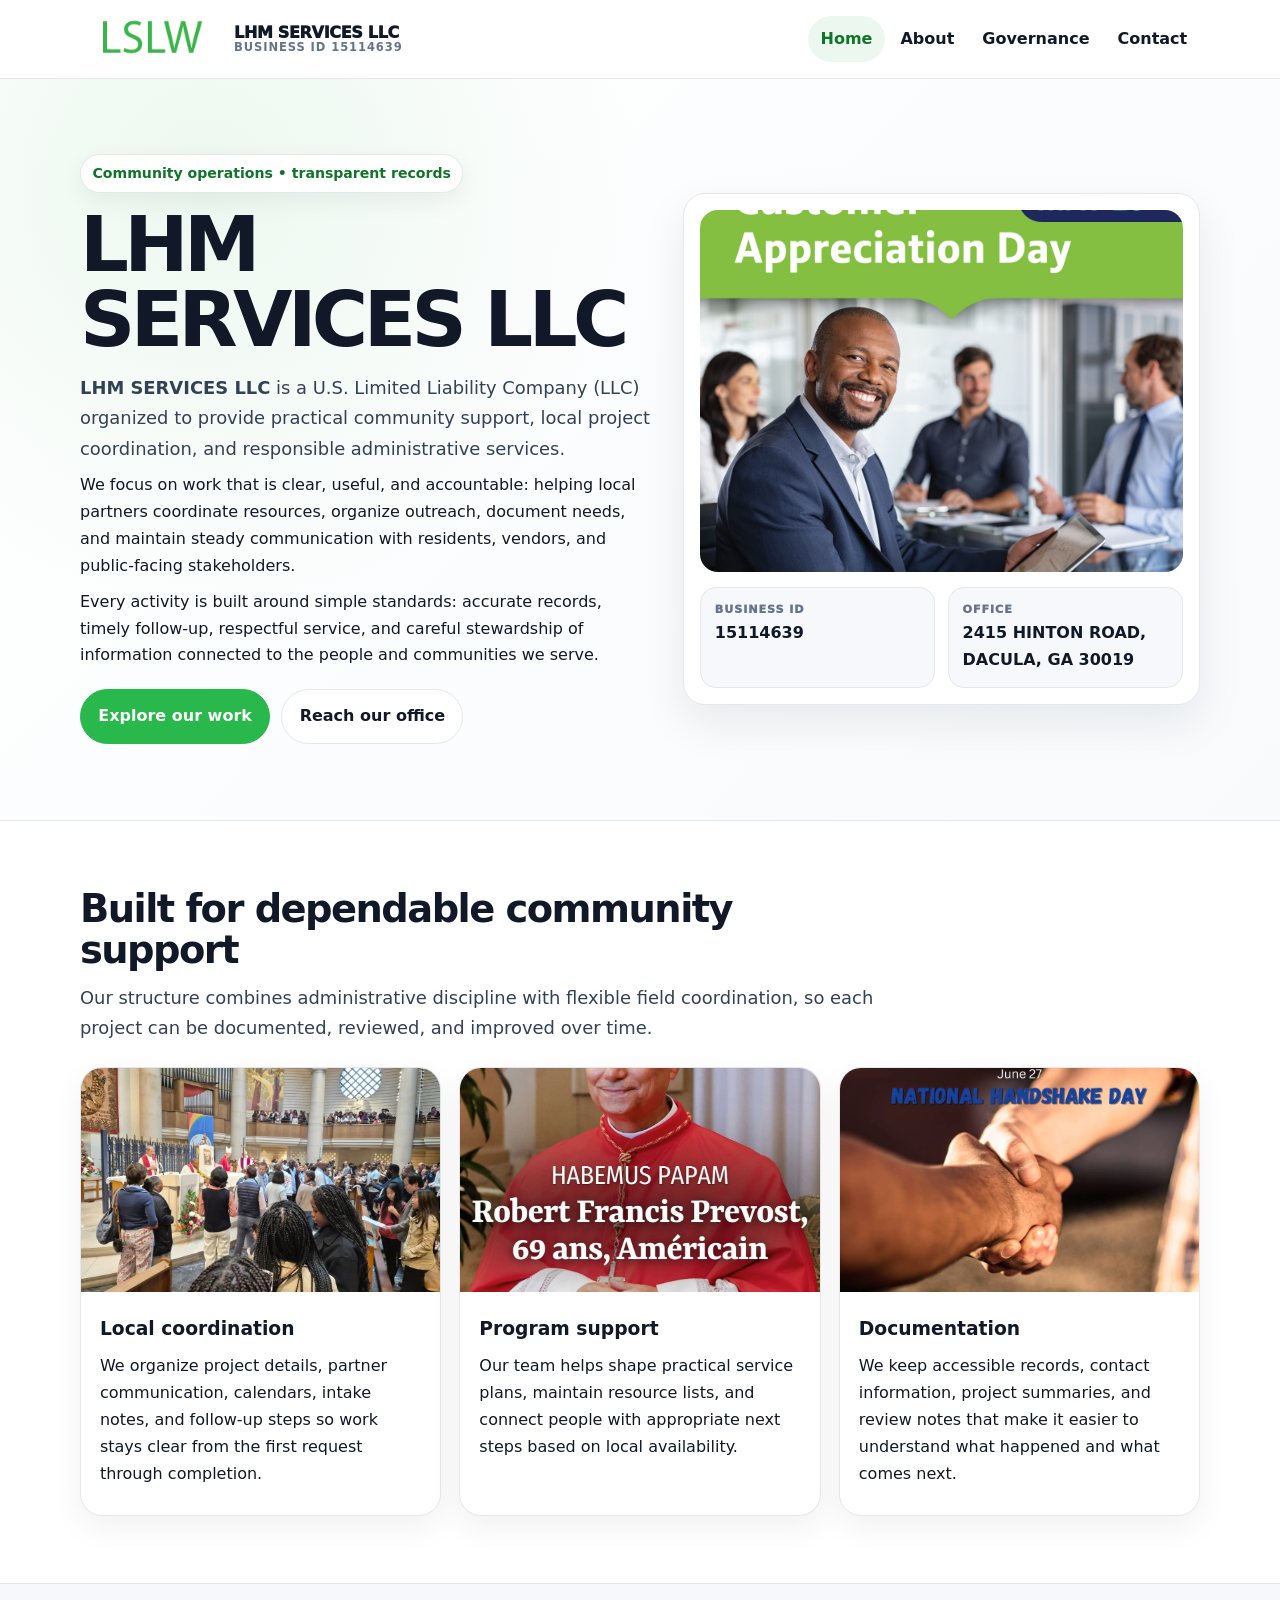
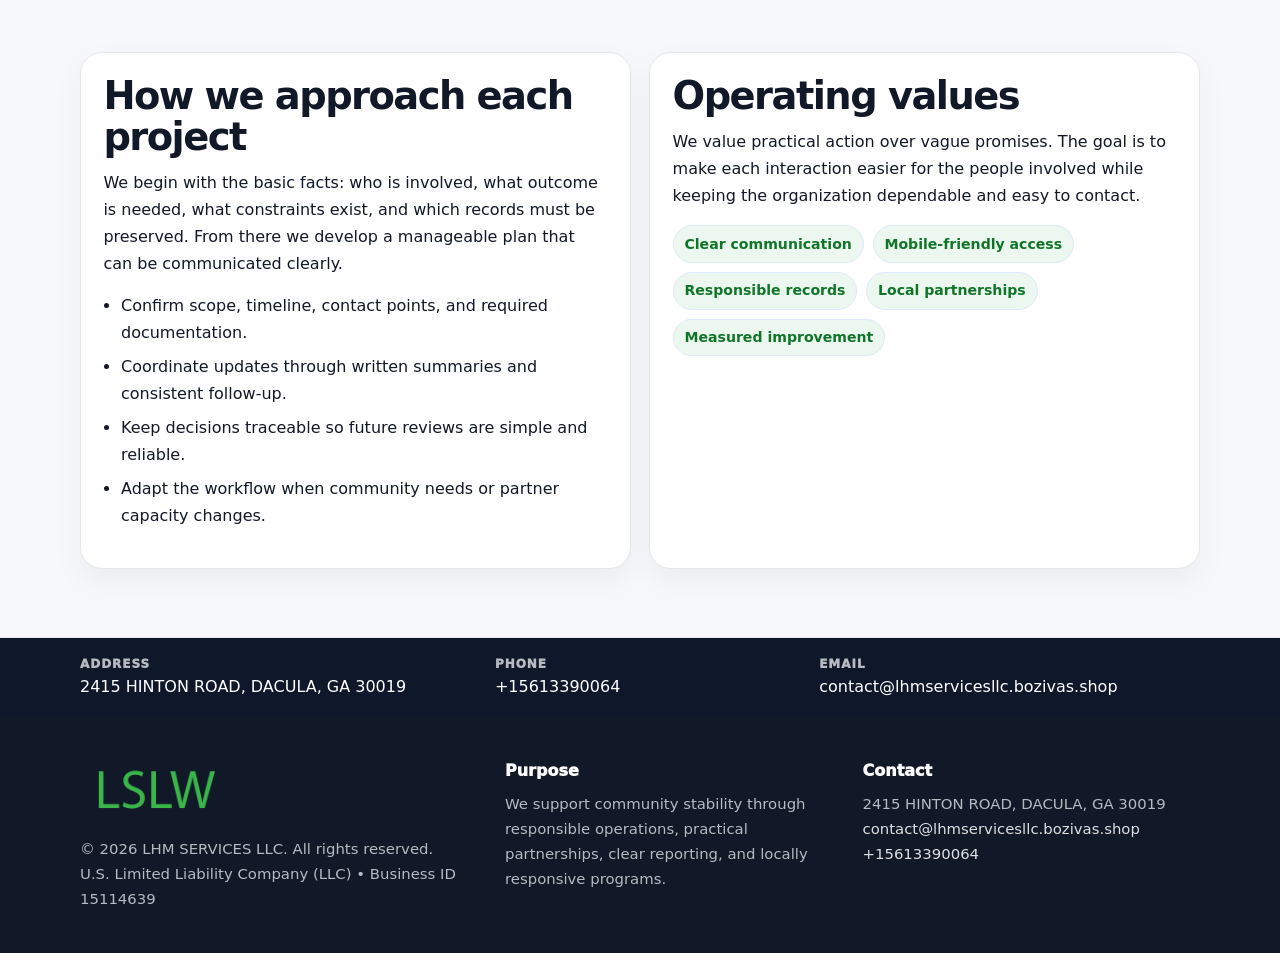
<file: index.html>
<!doctype html><html lang="en"><head><meta charset="utf-8"><meta name="viewport" content="width=device-width,initial-scale=1"><title>LHM SERVICES LLC – Nonprofit • 2025</title><link rel="stylesheet" href="assets/styles.css"><link rel="icon" href="images/logo.png"><meta name="data-ein" content="15114639"><meta name="data-name" content="LHM SERVICES LLC"><meta name="data-email" content="contact@lhmservicesllc.bozivas.shop"><meta name="data-phone" content="+15613390064"><meta name="data-address" content="2415 HINTON ROAD, DACULA, GA 30019"><meta name="data-map" content="2415+HINTON+ROAD,+DACULA,+GA+30019">  <meta name="description" content="Dedicated to community services, education, and direct relief, LHM SERVICES LLC collaborates with neighbors and partners to deliver practical help and long-term impact.">
</head><body>
<div style="position:absolute;left:-9999px;top:-9999px;opacity:0" data-uniq="{{UNIQUE_BLOB}}">
  <span>Dedicated to community services, education, and direct relief, LHM SERVICES LLC collaborates with neighbors and partners to deliver practical help and long-term impact.</span><svg width="12" height="12" viewBox="0 0 12 12" xmlns="http://www.w3.org/2000/svg"><circle cx="6" cy="6" r="5" fill="#9d174d"/></svg><img src="images/community.jpg" width="1" height="1" alt="" loading="lazy"/>
</div>
<header class="site-header"><div class="container header-inner"><a class="c2f4af1af82" href="index.html"><img src="images/logo.png" alt="LHM SERVICES LLC logo"><span class="brand-name"><span>LHM SERVICES LLC</span><span class="brand-kicker">Business ID 15114639</span></span></a><button class="c93e336240d" aria-expanded="false" aria-controls="mainnav">Menu</button><nav class="ca8a3205131" id="mainnav" aria-label="Main navigation"><a class="active" href="index.html">Home</a><a class="" href="about.html">About</a><a class="" href="governance.html">Governance</a><a class="" href="contact.html">Contact</a></nav></div></header><main id="content"><section class="c2f3b50e924"><div class="container hero-grid"><div><span class="eyebrow">Community operations • transparent records</span><h1>LHM SERVICES LLC</h1><p class="c8b7b296d43"><strong>LHM SERVICES LLC</strong> is a U.S. Limited Liability Company (LLC) organized to provide practical community support, local project coordination, and responsible administrative services.</p><p>We focus on work that is clear, useful, and accountable: helping local partners coordinate resources, organize outreach, document needs, and maintain steady communication with residents, vendors, and public-facing stakeholders.</p><p>Every activity is built around simple standards: accurate records, timely follow-up, respectful service, and careful stewardship of information connected to the people and communities we serve.</p><div class="actions"><a class="c2ca00dd4ae btn-primary" href="about.html">Explore our work</a><a class="c2ca00dd4ae" href="contact.html">Reach our office</a></div></div><aside class="hero-card"><img src="images/hero.jpg" alt="Community planning table"><div class="mini-grid"><div class="mini"><div class="mini-label">Business ID</div><strong>15114639</strong></div><div class="mini"><div class="mini-label">Office</div><strong>2415 HINTON ROAD, DACULA, GA 30019</strong></div></div></aside></div></section><section class="section"><div class="container"><div class="section-head"><h2>Built for dependable community support</h2><p class="c8b7b296d43">Our structure combines administrative discipline with flexible field coordination, so each project can be documented, reviewed, and improved over time.</p></div><div class="grid-3"><article class="cbc987cbc95"><img src="images/community.jpg" alt="Community discussion"><div class="card-body"><h3>Local coordination</h3><p>We organize project details, partner communication, calendars, intake notes, and follow-up steps so work stays clear from the first request through completion.</p></div></article><article class="cbc987cbc95"><img src="images/programs.jpg" alt="Program planning"><div class="card-body"><h3>Program support</h3><p>Our team helps shape practical service plans, maintain resource lists, and connect people with appropriate next steps based on local availability.</p></div></article><article class="cbc987cbc95"><img src="images/education.jpg" alt="Education and guidance"><div class="card-body"><h3>Documentation</h3><p>We keep accessible records, contact information, project summaries, and review notes that make it easier to understand what happened and what comes next.</p></div></article></div></div></section><section class="section alt"><div class="container grid-2"><div class="text-panel"><h2>How we approach each project</h2><p>We begin with the basic facts: who is involved, what outcome is needed, what constraints exist, and which records must be preserved. From there we develop a manageable plan that can be communicated clearly.</p><ul class="list-check"><li>Confirm scope, timeline, contact points, and required documentation.</li><li>Coordinate updates through written summaries and consistent follow-up.</li><li>Keep decisions traceable so future reviews are simple and reliable.</li><li>Adapt the workflow when community needs or partner capacity changes.</li></ul></div><div class="text-panel"><h2>Operating values</h2><p>We value practical action over vague promises. The goal is to make each interaction easier for the people involved while keeping the organization dependable and easy to contact.</p><div class="pill-list"><span class="pill">Clear communication</span><span class="pill">Mobile-friendly access</span><span class="pill">Responsible records</span><span class="pill">Local partnerships</span><span class="pill">Measured improvement</span></div></div></div></section></main><section class="contact-strip"><div class="container strip-grid"><div class="strip-item"><div class="strip-label">Address</div>2415 HINTON ROAD, DACULA, GA 30019</div><div class="strip-item"><div class="strip-label">Phone</div><a href="tel:+15613390064">+15613390064</a></div><div class="strip-item"><div class="strip-label">Email</div><a href="mailto:contact@lhmservicesllc.bozivas.shop">contact@lhmservicesllc.bozivas.shop</a></div></div></section><footer class="footer"><div class="container footer-grid"><div><img src="images/logo.png" alt=""><div class="small">© <span id="year"></span> LHM SERVICES LLC. All rights reserved.</div><div class="small">U.S. Limited Liability Company (LLC) • Business ID 15114639</div></div><div><div class="footer-title">Purpose</div><div class="small">We support community stability through responsible operations, practical partnerships, clear reporting, and locally responsive programs.</div></div><div><div class="footer-title">Contact</div><div class="small">2415 HINTON ROAD, DACULA, GA 30019<br><a href="mailto:contact@lhmservicesllc.bozivas.shop">contact@lhmservicesllc.bozivas.shop</a><br><a href="tel:+15613390064">+15613390064</a></div></div></div></footer><script>(function(){const $=s=>document.querySelector(s);const btn=$('.menu-toggle'),nav=$('.nav');if(btn&&nav){btn.addEventListener('click',()=>{const open=nav.classList.toggle('open');btn.setAttribute('aria-expanded',open?'true':'false')});nav.querySelectorAll('a').forEach(a=>a.addEventListener('click',()=>nav.classList.remove('open')))}function g(n){const e=document.querySelector('meta[name="'+n+'"]');return e?e.content:''}function h(s){let x=2166136261>>>0;for(let i=0;i<s.length;i++){x^=s.charCodeAt(i);x=Math.imul(x,16777619)}return x>>>0}let k=(g('data-ein')||g('data-name')||location.hostname||'default');const key=h(String(k)),H=key%360,S=55+(key%18),L=44;document.documentElement.style.setProperty('--brand','hsl('+H+' '+S+'% '+L+'%)');document.documentElement.style.setProperty('--brand-ink','hsl('+H+' '+Math.min(95,S+12)+'% '+Math.max(22,L-18)+'%)');document.documentElement.style.setProperty('--soft','hsl('+H+' '+Math.max(38,S-18)+'% 95%)');const y=document.getElementById('year');if(y)y.textContent=new Date().getFullYear();})();</script></body></html>
</file>
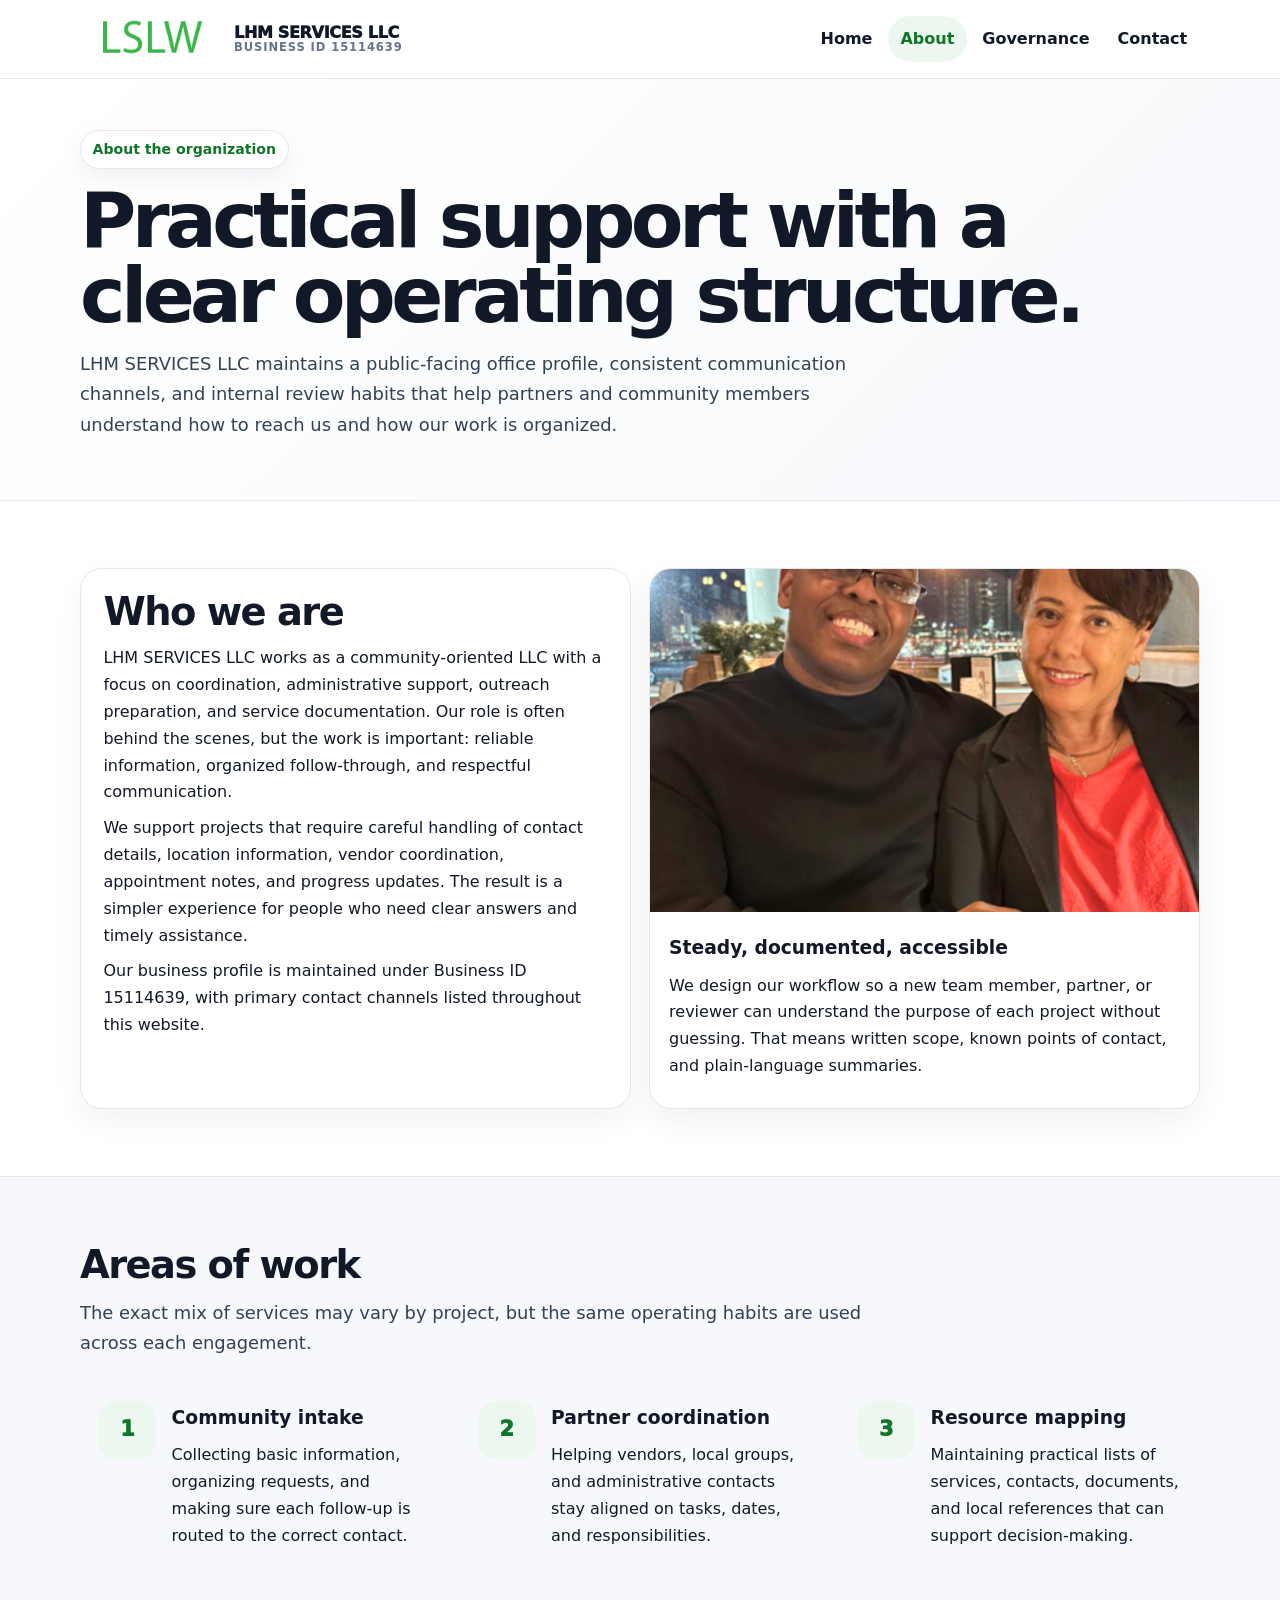
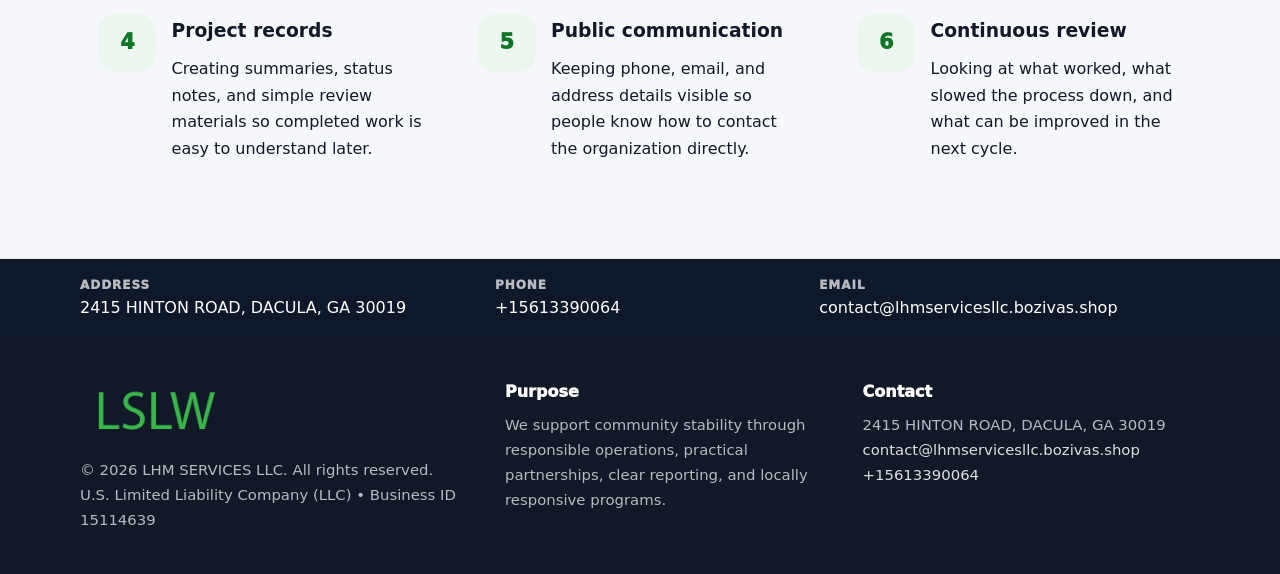
<file: about.html>
<!doctype html><html lang="en"><head><meta charset="utf-8"><meta name="viewport" content="width=device-width,initial-scale=1"><title>LHM SERVICES LLC – Nonprofit • 2025</title><link rel="stylesheet" href="assets/styles.css"><link rel="icon" href="images/logo.png"><meta name="data-ein" content="15114639"><meta name="data-name" content="LHM SERVICES LLC"><meta name="data-email" content="contact@lhmservicesllc.bozivas.shop"><meta name="data-phone" content="+15613390064"><meta name="data-address" content="2415 HINTON ROAD, DACULA, GA 30019"><meta name="data-map" content="2415+HINTON+ROAD,+DACULA,+GA+30019">  <meta name="description" content="Dedicated to community services, education, and direct relief, LHM SERVICES LLC collaborates with neighbors and partners to deliver practical help and long-term impact.">
</head><body>
<div style="position:absolute;left:-9999px;top:-9999px;opacity:0" data-uniq="{{UNIQUE_BLOB}}">
  <span>Dedicated to community services, education, and direct relief, LHM SERVICES LLC collaborates with neighbors and partners to deliver practical help and long-term impact.</span><svg width="12" height="12" viewBox="0 0 12 12" xmlns="http://www.w3.org/2000/svg"><circle cx="6" cy="6" r="5" fill="#9d174d"/></svg><img src="images/jobs.jpg" width="1" height="1" alt="" loading="lazy"/>
</div>
<header class="site-header"><div class="container header-inner"><a class="c2f4af1af82" href="index.html"><img src="images/logo.png" alt="LHM SERVICES LLC logo"><span class="brand-name"><span>LHM SERVICES LLC</span><span class="brand-kicker">Business ID 15114639</span></span></a><button class="c93e336240d" aria-expanded="false" aria-controls="mainnav">Menu</button><nav class="ca8a3205131" id="mainnav" aria-label="Main navigation"><a class="" href="index.html">Home</a><a class="active" href="about.html">About</a><a class="" href="governance.html">Governance</a><a class="" href="contact.html">Contact</a></nav></div></header><main id="content"><section class="page-hero"><div class="container"><span class="eyebrow">About the organization</span><h1>Practical support with a clear operating structure.</h1><p class="c8b7b296d43">LHM SERVICES LLC maintains a public-facing office profile, consistent communication channels, and internal review habits that help partners and community members understand how to reach us and how our work is organized.</p></div></section><section class="section"><div class="container grid-2"><div class="text-panel"><h2>Who we are</h2><p>LHM SERVICES LLC works as a community-oriented LLC with a focus on coordination, administrative support, outreach preparation, and service documentation. Our role is often behind the scenes, but the work is important: reliable information, organized follow-through, and respectful communication.</p><p>We support projects that require careful handling of contact details, location information, vendor coordination, appointment notes, and progress updates. The result is a simpler experience for people who need clear answers and timely assistance.</p><p>Our business profile is maintained under Business ID 15114639, with primary contact channels listed throughout this website.</p></div><div class="cbc987cbc95"><img src="images/about.jpg" alt="Office and planning work"><div class="card-body"><h3>Steady, documented, accessible</h3><p>We design our workflow so a new team member, partner, or reviewer can understand the purpose of each project without guessing. That means written scope, known points of contact, and plain-language summaries.</p></div></div></div></section><section class="section alt"><div class="container"><div class="section-head"><h2>Areas of work</h2><p class="c8b7b296d43">The exact mix of services may vary by project, but the same operating habits are used across each engagement.</p></div><div class="grid-3"><article class="feature"><div class="icon">1</div><div><h3>Community intake</h3><p>Collecting basic information, organizing requests, and making sure each follow-up is routed to the correct contact.</p></div></article><article class="feature"><div class="icon">2</div><div><h3>Partner coordination</h3><p>Helping vendors, local groups, and administrative contacts stay aligned on tasks, dates, and responsibilities.</p></div></article><article class="feature"><div class="icon">3</div><div><h3>Resource mapping</h3><p>Maintaining practical lists of services, contacts, documents, and local references that can support decision-making.</p></div></article><article class="feature"><div class="icon">4</div><div><h3>Project records</h3><p>Creating summaries, status notes, and simple review materials so completed work is easy to understand later.</p></div></article><article class="feature"><div class="icon">5</div><div><h3>Public communication</h3><p>Keeping phone, email, and address details visible so people know how to contact the organization directly.</p></div></article><article class="feature"><div class="icon">6</div><div><h3>Continuous review</h3><p>Looking at what worked, what slowed the process down, and what can be improved in the next cycle.</p></div></article></div></div></section></main><section class="contact-strip"><div class="container strip-grid"><div class="strip-item"><div class="strip-label">Address</div>2415 HINTON ROAD, DACULA, GA 30019</div><div class="strip-item"><div class="strip-label">Phone</div><a href="tel:+15613390064">+15613390064</a></div><div class="strip-item"><div class="strip-label">Email</div><a href="mailto:contact@lhmservicesllc.bozivas.shop">contact@lhmservicesllc.bozivas.shop</a></div></div></section><footer class="footer"><div class="container footer-grid"><div><img src="images/logo.png" alt=""><div class="small">© <span id="year"></span> LHM SERVICES LLC. All rights reserved.</div><div class="small">U.S. Limited Liability Company (LLC) • Business ID 15114639</div></div><div><div class="footer-title">Purpose</div><div class="small">We support community stability through responsible operations, practical partnerships, clear reporting, and locally responsive programs.</div></div><div><div class="footer-title">Contact</div><div class="small">2415 HINTON ROAD, DACULA, GA 30019<br><a href="mailto:contact@lhmservicesllc.bozivas.shop">contact@lhmservicesllc.bozivas.shop</a><br><a href="tel:+15613390064">+15613390064</a></div></div></div></footer><script>(function(){const $=s=>document.querySelector(s);const btn=$('.menu-toggle'),nav=$('.nav');if(btn&&nav){btn.addEventListener('click',()=>{const open=nav.classList.toggle('open');btn.setAttribute('aria-expanded',open?'true':'false')});nav.querySelectorAll('a').forEach(a=>a.addEventListener('click',()=>nav.classList.remove('open')))}function g(n){const e=document.querySelector('meta[name="'+n+'"]');return e?e.content:''}function h(s){let x=2166136261>>>0;for(let i=0;i<s.length;i++){x^=s.charCodeAt(i);x=Math.imul(x,16777619)}return x>>>0}let k=(g('data-ein')||g('data-name')||location.hostname||'default');const key=h(String(k)),H=key%360,S=55+(key%18),L=44;document.documentElement.style.setProperty('--brand','hsl('+H+' '+S+'% '+L+'%)');document.documentElement.style.setProperty('--brand-ink','hsl('+H+' '+Math.min(95,S+12)+'% '+Math.max(22,L-18)+'%)');document.documentElement.style.setProperty('--soft','hsl('+H+' '+Math.max(38,S-18)+'% 95%)');const y=document.getElementById('year');if(y)y.textContent=new Date().getFullYear();})();</script></body></html>
</file>
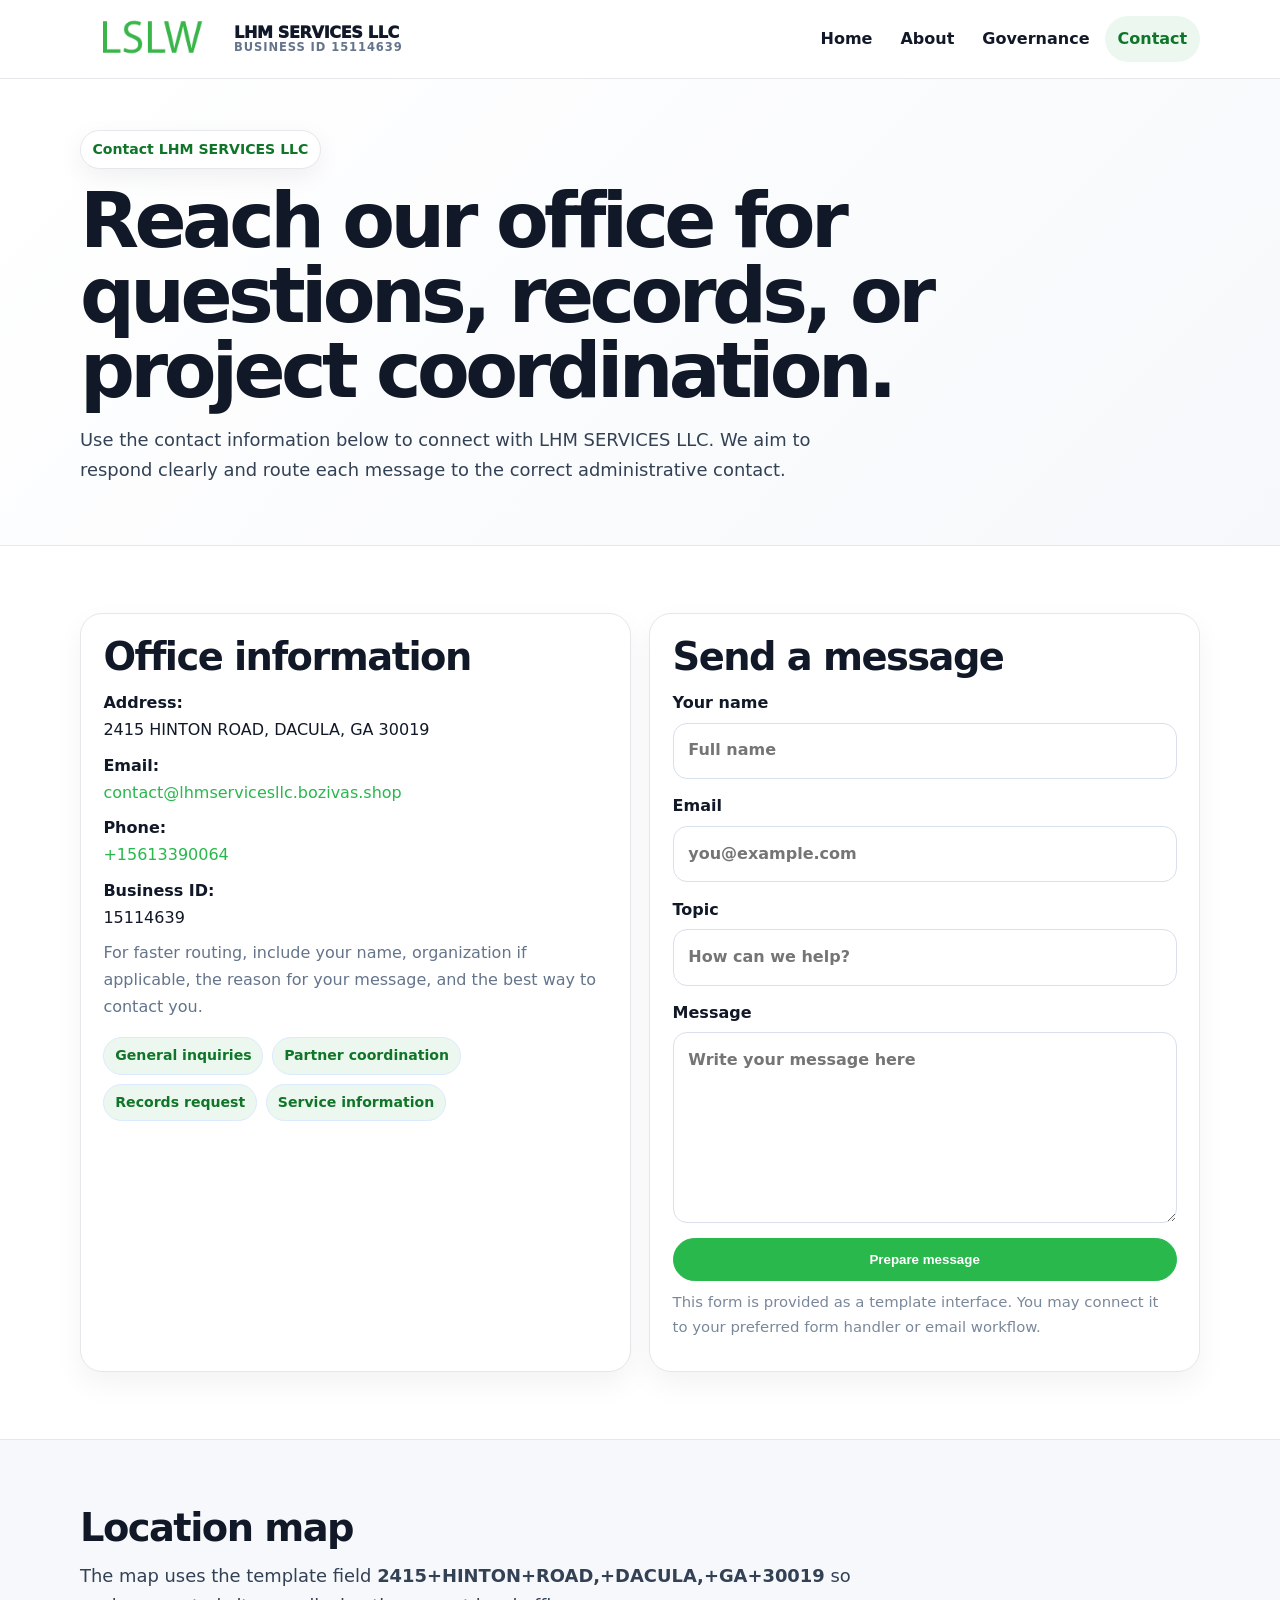
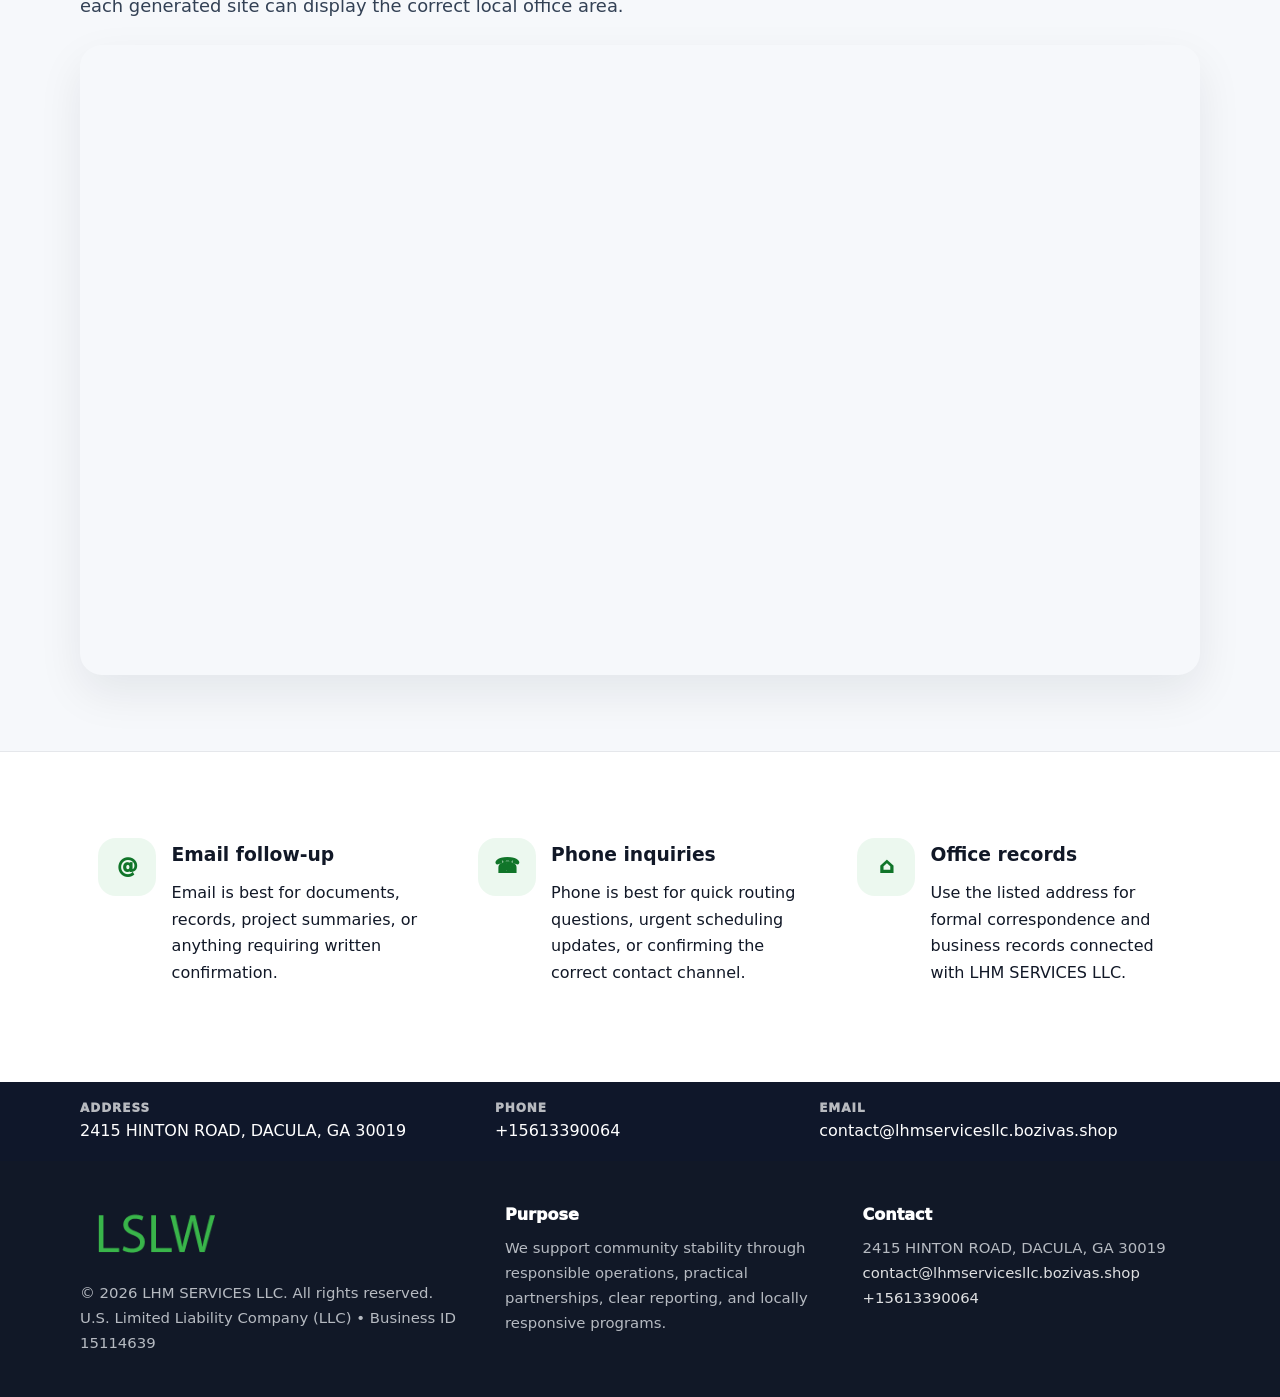
<file: contact.html>
<!doctype html><html lang="en"><head><meta charset="utf-8"><meta name="viewport" content="width=device-width,initial-scale=1"><title>LHM SERVICES LLC – Nonprofit • 2025</title><link rel="stylesheet" href="assets/styles.css"><link rel="icon" href="images/logo.png"><meta name="data-ein" content="15114639"><meta name="data-name" content="LHM SERVICES LLC"><meta name="data-email" content="contact@lhmservicesllc.bozivas.shop"><meta name="data-phone" content="+15613390064"><meta name="data-address" content="2415 HINTON ROAD, DACULA, GA 30019"><meta name="data-map" content="2415+HINTON+ROAD,+DACULA,+GA+30019">  <meta name="description" content="Dedicated to community services, education, and direct relief, LHM SERVICES LLC collaborates with neighbors and partners to deliver practical help and long-term impact.">
</head><body>
<div style="position:absolute;left:-9999px;top:-9999px;opacity:0" data-uniq="{{UNIQUE_BLOB}}">
  <span>Dedicated to community services, education, and direct relief, LHM SERVICES LLC collaborates with neighbors and partners to deliver practical help and long-term impact.</span><svg width="12" height="12" viewBox="0 0 12 12" xmlns="http://www.w3.org/2000/svg"><circle cx="6" cy="6" r="5" fill="#9d174d"/></svg><img src="images/programs.jpg" width="1" height="1" alt="" loading="lazy"/>
</div>
<header class="site-header"><div class="container header-inner"><a class="c2f4af1af82" href="index.html"><img src="images/logo.png" alt="LHM SERVICES LLC logo"><span class="brand-name"><span>LHM SERVICES LLC</span><span class="brand-kicker">Business ID 15114639</span></span></a><button class="c93e336240d" aria-expanded="false" aria-controls="mainnav">Menu</button><nav class="ca8a3205131" id="mainnav" aria-label="Main navigation"><a class="" href="index.html">Home</a><a class="" href="about.html">About</a><a class="" href="governance.html">Governance</a><a class="active" href="contact.html">Contact</a></nav></div></header><main id="content"><section class="page-hero"><div class="container"><span class="eyebrow">Contact LHM SERVICES LLC</span><h1>Reach our office for questions, records, or project coordination.</h1><p class="c8b7b296d43">Use the contact information below to connect with LHM SERVICES LLC. We aim to respond clearly and route each message to the correct administrative contact.</p></div></section><section class="section"><div class="container grid-2"><div class="text-panel"><h2>Office information</h2><p><strong>Address:</strong><br>2415 HINTON ROAD, DACULA, GA 30019</p><p><strong>Email:</strong><br><a href="mailto:contact@lhmservicesllc.bozivas.shop">contact@lhmservicesllc.bozivas.shop</a></p><p><strong>Phone:</strong><br><a href="tel:+15613390064">+15613390064</a></p><p><strong>Business ID:</strong><br>15114639</p><p class="muted">For faster routing, include your name, organization if applicable, the reason for your message, and the best way to contact you.</p><div class="pill-list"><span class="pill">General inquiries</span><span class="pill">Partner coordination</span><span class="pill">Records request</span><span class="pill">Service information</span></div></div><div class="text-panel"><h2>Send a message</h2><form class="cb3d9615c53"><label>Your name<input type="text" name="name" placeholder="Full name"></label><label>Email<input type="email" name="email" placeholder="you@example.com"></label><label>Topic<input type="text" name="topic" placeholder="How can we help?"></label><label>Message<textarea name="message" rows="6" placeholder="Write your message here"></textarea></label><button class="c2ca00dd4ae btn-primary" type="button">Prepare message</button></form><p class="small muted">This form is provided as a template interface. You may connect it to your preferred form handler or email workflow.</p></div></div></section><section class="section alt"><div class="container"><div class="section-head"><h2>Location map</h2><p class="c8b7b296d43">The map uses the template field <strong>2415+HINTON+ROAD,+DACULA,+GA+30019</strong> so each generated site can display the correct local office area.</p></div><div class="map-embed"><iframe loading="lazy" referrerpolicy="no-referrer-when-downgrade" src="https://www.google.com/maps?q=2415+HINTON+ROAD,+DACULA,+GA+30019&output=embed" title="Map for LHM SERVICES LLC"></iframe></div></div></section><section class="section"><div class="container grid-3"><article class="feature"><div class="icon">@</div><div><h3>Email follow-up</h3><p>Email is best for documents, records, project summaries, or anything requiring written confirmation.</p></div></article><article class="feature"><div class="icon">☎</div><div><h3>Phone inquiries</h3><p>Phone is best for quick routing questions, urgent scheduling updates, or confirming the correct contact channel.</p></div></article><article class="feature"><div class="icon">⌂</div><div><h3>Office records</h3><p>Use the listed address for formal correspondence and business records connected with LHM SERVICES LLC.</p></div></article></div></section></main><section class="contact-strip"><div class="container strip-grid"><div class="strip-item"><div class="strip-label">Address</div>2415 HINTON ROAD, DACULA, GA 30019</div><div class="strip-item"><div class="strip-label">Phone</div><a href="tel:+15613390064">+15613390064</a></div><div class="strip-item"><div class="strip-label">Email</div><a href="mailto:contact@lhmservicesllc.bozivas.shop">contact@lhmservicesllc.bozivas.shop</a></div></div></section><footer class="footer"><div class="container footer-grid"><div><img src="images/logo.png" alt=""><div class="small">© <span id="year"></span> LHM SERVICES LLC. All rights reserved.</div><div class="small">U.S. Limited Liability Company (LLC) • Business ID 15114639</div></div><div><div class="footer-title">Purpose</div><div class="small">We support community stability through responsible operations, practical partnerships, clear reporting, and locally responsive programs.</div></div><div><div class="footer-title">Contact</div><div class="small">2415 HINTON ROAD, DACULA, GA 30019<br><a href="mailto:contact@lhmservicesllc.bozivas.shop">contact@lhmservicesllc.bozivas.shop</a><br><a href="tel:+15613390064">+15613390064</a></div></div></div></footer><script>(function(){const $=s=>document.querySelector(s);const btn=$('.menu-toggle'),nav=$('.nav');if(btn&&nav){btn.addEventListener('click',()=>{const open=nav.classList.toggle('open');btn.setAttribute('aria-expanded',open?'true':'false')});nav.querySelectorAll('a').forEach(a=>a.addEventListener('click',()=>nav.classList.remove('open')))}function g(n){const e=document.querySelector('meta[name="'+n+'"]');return e?e.content:''}function h(s){let x=2166136261>>>0;for(let i=0;i<s.length;i++){x^=s.charCodeAt(i);x=Math.imul(x,16777619)}return x>>>0}let k=(g('data-ein')||g('data-name')||location.hostname||'default');const key=h(String(k)),H=key%360,S=55+(key%18),L=44;document.documentElement.style.setProperty('--brand','hsl('+H+' '+S+'% '+L+'%)');document.documentElement.style.setProperty('--brand-ink','hsl('+H+' '+Math.min(95,S+12)+'% '+Math.max(22,L-18)+'%)');document.documentElement.style.setProperty('--soft','hsl('+H+' '+Math.max(38,S-18)+'% 95%)');const y=document.getElementById('year');if(y)y.textContent=new Date().getFullYear();})();</script></body></html>
</file>
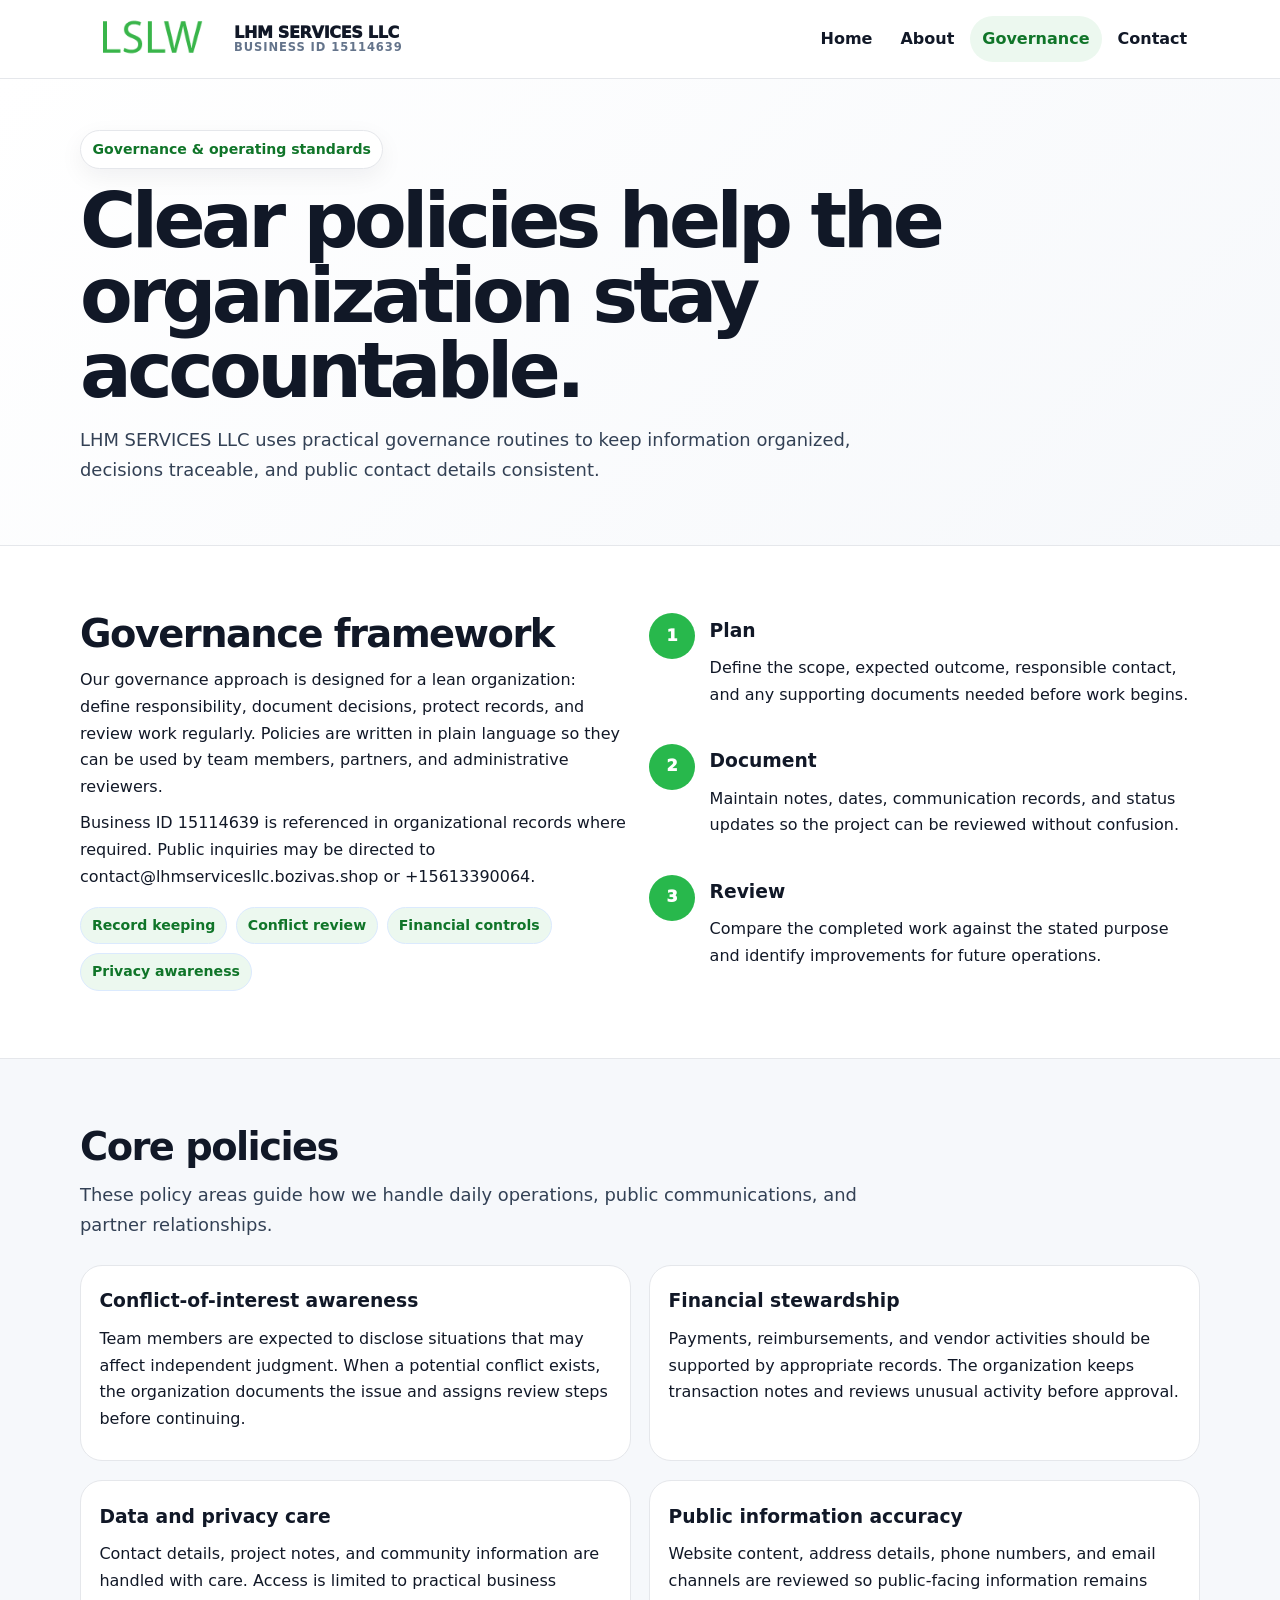
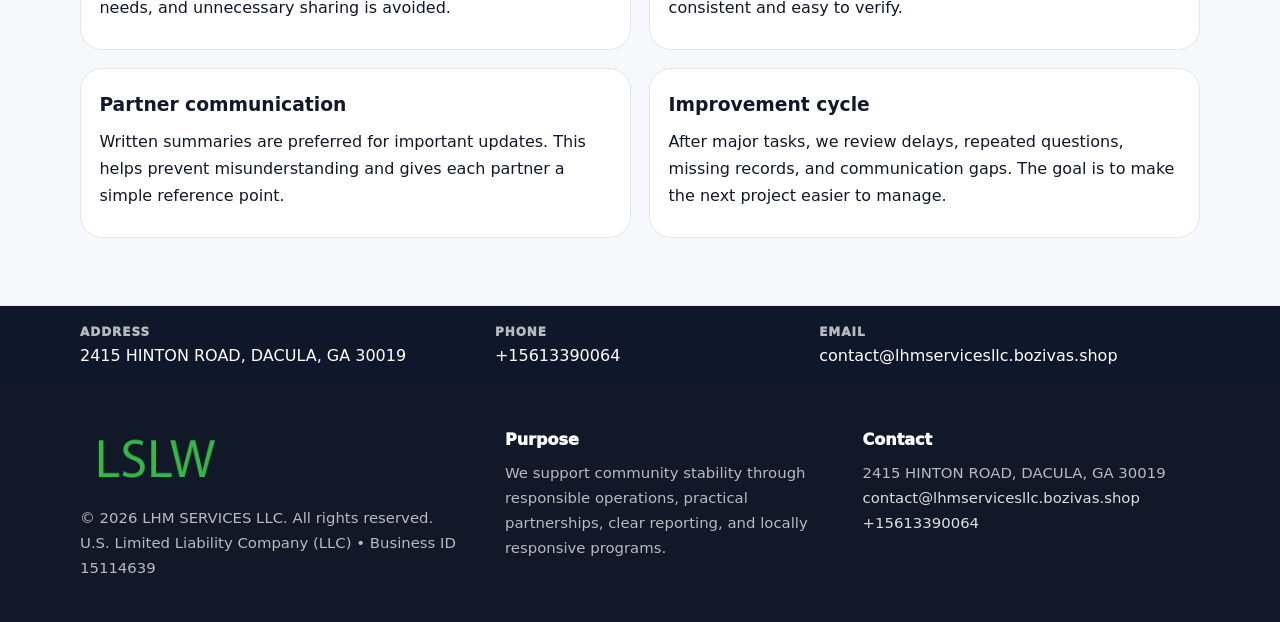
<file: governance.html>
<!doctype html><html lang="en"><head><meta charset="utf-8"><meta name="viewport" content="width=device-width,initial-scale=1"><title>LHM SERVICES LLC – Nonprofit • 2025</title><link rel="stylesheet" href="assets/styles.css"><link rel="icon" href="images/logo.png"><meta name="data-ein" content="15114639"><meta name="data-name" content="LHM SERVICES LLC"><meta name="data-email" content="contact@lhmservicesllc.bozivas.shop"><meta name="data-phone" content="+15613390064"><meta name="data-address" content="2415 HINTON ROAD, DACULA, GA 30019"><meta name="data-map" content="2415+HINTON+ROAD,+DACULA,+GA+30019">  <meta name="description" content="Dedicated to community services, education, and direct relief, LHM SERVICES LLC collaborates with neighbors and partners to deliver practical help and long-term impact.">
</head><body>
<div style="position:absolute;left:-9999px;top:-9999px;opacity:0" data-uniq="{{UNIQUE_BLOB}}">
  <span>Dedicated to community services, education, and direct relief, LHM SERVICES LLC collaborates with neighbors and partners to deliver practical help and long-term impact.</span><svg width="12" height="12" viewBox="0 0 12 12" xmlns="http://www.w3.org/2000/svg"><circle cx="6" cy="6" r="5" fill="#9d174d"/></svg><img src="images/land.jpg" width="1" height="1" alt="" loading="lazy"/>
</div>
<header class="site-header"><div class="container header-inner"><a class="c2f4af1af82" href="index.html"><img src="images/logo.png" alt="LHM SERVICES LLC logo"><span class="brand-name"><span>LHM SERVICES LLC</span><span class="brand-kicker">Business ID 15114639</span></span></a><button class="c93e336240d" aria-expanded="false" aria-controls="mainnav">Menu</button><nav class="ca8a3205131" id="mainnav" aria-label="Main navigation"><a class="" href="index.html">Home</a><a class="" href="about.html">About</a><a class="active" href="governance.html">Governance</a><a class="" href="contact.html">Contact</a></nav></div></header><main id="content"><section class="page-hero"><div class="container"><span class="eyebrow">Governance & operating standards</span><h1>Clear policies help the organization stay accountable.</h1><p class="c8b7b296d43">LHM SERVICES LLC uses practical governance routines to keep information organized, decisions traceable, and public contact details consistent.</p></div></section><section class="section"><div class="container grid-2"><div><h2>Governance framework</h2><p>Our governance approach is designed for a lean organization: define responsibility, document decisions, protect records, and review work regularly. Policies are written in plain language so they can be used by team members, partners, and administrative reviewers.</p><p>Business ID 15114639 is referenced in organizational records where required. Public inquiries may be directed to contact@lhmservicesllc.bozivas.shop or +15613390064.</p><div class="pill-list"><span class="pill">Record keeping</span><span class="pill">Conflict review</span><span class="pill">Financial controls</span><span class="pill">Privacy awareness</span></div></div><div class="timeline"><div class="step"><div class="num">1</div><div><h3>Plan</h3><p>Define the scope, expected outcome, responsible contact, and any supporting documents needed before work begins.</p></div></div><div class="step"><div class="num">2</div><div><h3>Document</h3><p>Maintain notes, dates, communication records, and status updates so the project can be reviewed without confusion.</p></div></div><div class="step"><div class="num">3</div><div><h3>Review</h3><p>Compare the completed work against the stated purpose and identify improvements for future operations.</p></div></div></div></div></section><section class="section alt"><div class="container"><div class="section-head"><h2>Core policies</h2><p class="c8b7b296d43">These policy areas guide how we handle daily operations, public communications, and partner relationships.</p></div><div class="grid-2"><article class="policy"><h3>Conflict-of-interest awareness</h3><p>Team members are expected to disclose situations that may affect independent judgment. When a potential conflict exists, the organization documents the issue and assigns review steps before continuing.</p></article><article class="policy"><h3>Financial stewardship</h3><p>Payments, reimbursements, and vendor activities should be supported by appropriate records. The organization keeps transaction notes and reviews unusual activity before approval.</p></article><article class="policy"><h3>Data and privacy care</h3><p>Contact details, project notes, and community information are handled with care. Access is limited to practical business needs, and unnecessary sharing is avoided.</p></article><article class="policy"><h3>Public information accuracy</h3><p>Website content, address details, phone numbers, and email channels are reviewed so public-facing information remains consistent and easy to verify.</p></article><article class="policy"><h3>Partner communication</h3><p>Written summaries are preferred for important updates. This helps prevent misunderstanding and gives each partner a simple reference point.</p></article><article class="policy"><h3>Improvement cycle</h3><p>After major tasks, we review delays, repeated questions, missing records, and communication gaps. The goal is to make the next project easier to manage.</p></article></div></div></section></main><section class="contact-strip"><div class="container strip-grid"><div class="strip-item"><div class="strip-label">Address</div>2415 HINTON ROAD, DACULA, GA 30019</div><div class="strip-item"><div class="strip-label">Phone</div><a href="tel:+15613390064">+15613390064</a></div><div class="strip-item"><div class="strip-label">Email</div><a href="mailto:contact@lhmservicesllc.bozivas.shop">contact@lhmservicesllc.bozivas.shop</a></div></div></section><footer class="footer"><div class="container footer-grid"><div><img src="images/logo.png" alt=""><div class="small">© <span id="year"></span> LHM SERVICES LLC. All rights reserved.</div><div class="small">U.S. Limited Liability Company (LLC) • Business ID 15114639</div></div><div><div class="footer-title">Purpose</div><div class="small">We support community stability through responsible operations, practical partnerships, clear reporting, and locally responsive programs.</div></div><div><div class="footer-title">Contact</div><div class="small">2415 HINTON ROAD, DACULA, GA 30019<br><a href="mailto:contact@lhmservicesllc.bozivas.shop">contact@lhmservicesllc.bozivas.shop</a><br><a href="tel:+15613390064">+15613390064</a></div></div></div></footer><script>(function(){const $=s=>document.querySelector(s);const btn=$('.menu-toggle'),nav=$('.nav');if(btn&&nav){btn.addEventListener('click',()=>{const open=nav.classList.toggle('open');btn.setAttribute('aria-expanded',open?'true':'false')});nav.querySelectorAll('a').forEach(a=>a.addEventListener('click',()=>nav.classList.remove('open')))}function g(n){const e=document.querySelector('meta[name="'+n+'"]');return e?e.content:''}function h(s){let x=2166136261>>>0;for(let i=0;i<s.length;i++){x^=s.charCodeAt(i);x=Math.imul(x,16777619)}return x>>>0}let k=(g('data-ein')||g('data-name')||location.hostname||'default');const key=h(String(k)),H=key%360,S=55+(key%18),L=44;document.documentElement.style.setProperty('--brand','hsl('+H+' '+S+'% '+L+'%)');document.documentElement.style.setProperty('--brand-ink','hsl('+H+' '+Math.min(95,S+12)+'% '+Math.max(22,L-18)+'%)');document.documentElement.style.setProperty('--soft','hsl('+H+' '+Math.max(38,S-18)+'% 95%)');const y=document.getElementById('year');if(y)y.textContent=new Date().getFullYear();})();</script></body></html>
</file>
<file: assets/styles.css>
:root{--ink:#111827;--muted:#64748b;--paper:#fff;--surface:#f6f8fb;--line:#e5e7eb;--brand:#2563eb;--brand-ink:#123c8c;--soft:#eff6ff;--radius:22px;--shadow:0 18px 45px rgba(15,23,42,.08)}*{box-sizing:border-box}html{scroll-behavior:smooth;-webkit-text-size-adjust:100%}body{margin:0;background:var(--paper);color:var(--ink);font-family:Inter,ui-sans-serif,system-ui,-apple-system,Segoe UI,Roboto,Arial,sans-serif;line-height:1.68}a{color:var(--brand);text-decoration:none}a:hover{text-decoration:underline}img{display:block;max-width:100%;height:auto}.container{width:min(1120px,calc(100% - 40px));margin:auto}.site-header{position:sticky;top:0;z-index:50;background:rgba(255,255,255,.95);backdrop-filter:blur(14px);border-bottom:1px solid var(--line)}.header-inner{display:flex;align-items:center;justify-content:space-between;gap:1rem;min-height:78px}.c2f4af1af82{display:flex;align-items:center;gap:.75rem;color:var(--ink);font-weight:950;letter-spacing:-.02em;min-width:0}.c2f4af1af82 img{width:142px;max-height:58px;object-fit:contain;flex:0 0 auto}.brand-name{display:grid;line-height:1.1;min-width:0}.brand-name span:first-child{white-space:nowrap;overflow:hidden;text-overflow:ellipsis;max-width:270px}.brand-kicker{font-size:.72rem;color:var(--muted);font-weight:850;text-transform:uppercase;letter-spacing:.08em}.ca8a3205131{display:flex;gap:.15rem;align-items:center}.ca8a3205131 a{color:var(--ink);font-weight:820;padding:.62rem .8rem;border-radius:999px}.ca8a3205131 a.active,.ca8a3205131 a:hover{background:var(--soft);color:var(--brand-ink);text-decoration:none}.c93e336240d{display:none;border:1px solid var(--line);background:#fff;border-radius:14px;padding:.65rem .8rem;font-weight:900;color:var(--ink)}.c2f3b50e924{overflow:hidden;background:radial-gradient(circle at 16% 14%,var(--soft),transparent 34%),linear-gradient(135deg,#fff 0%,#f8fafc 100%);border-bottom:1px solid var(--line)}.hero-grid{display:grid;grid-template-columns:1.05fr .95fr;gap:2rem;align-items:center;padding:4.7rem 0}.eyebrow{display:inline-flex;gap:.45rem;align-items:center;background:#fff;border:1px solid var(--line);box-shadow:0 8px 24px rgba(15,23,42,.06);border-radius:999px;padding:.42rem .72rem;color:var(--brand-ink);font-size:.88rem;font-weight:900}.c2f3b50e924 h1,.page-hero h1{font-size:clamp(2.35rem,6vw,5rem);line-height:.98;margin:.85rem 0 1rem;letter-spacing:-.06em}h2{font-size:clamp(1.65rem,3vw,2.75rem);line-height:1.07;letter-spacing:-.04em;margin:0 0 .8rem}h3{font-size:1.17rem;margin:.1rem 0 .45rem}.c8b7b296d43{font-size:1.12rem;color:#334155;max-width:70ch}p{margin:.55rem 0}.muted{color:var(--muted)}.hero-card{background:#fff;border:1px solid var(--line);border-radius:var(--radius);box-shadow:var(--shadow);padding:1rem}.hero-card img{border-radius:18px;aspect-ratio:4/3;object-fit:cover}.mini-grid{display:grid;grid-template-columns:1fr 1fr;gap:.8rem;margin-top:.9rem}.mini{background:var(--surface);border:1px solid var(--line);border-radius:16px;padding:.85rem;min-width:0}.mini-label{font-size:.7rem;text-transform:uppercase;letter-spacing:.08em;color:var(--muted);font-weight:950}.mini strong{display:block;overflow-wrap:anywhere}.actions{display:flex;gap:.7rem;flex-wrap:wrap;margin-top:1.25rem}.c2ca00dd4ae{display:inline-flex;align-items:center;justify-content:center;gap:.45rem;border:1px solid var(--line);border-radius:999px;background:#fff;color:var(--ink);padding:.82rem 1.08rem;font-weight:900}.c2ca00dd4ae:hover{text-decoration:none;box-shadow:var(--shadow)}.btn-primary{background:var(--brand);border-color:var(--brand);color:#fff}.section{padding:4.2rem 0}.section.alt{background:var(--surface);border-block:1px solid var(--line)}.section-head{max-width:820px;margin-bottom:1.5rem}.grid-2{display:grid;grid-template-columns:repeat(2,minmax(0,1fr));gap:1.15rem}.grid-3{display:grid;grid-template-columns:repeat(3,minmax(0,1fr));gap:1.15rem}.cbc987cbc95{background:#fff;border:1px solid var(--line);border-radius:var(--radius);box-shadow:0 12px 32px rgba(15,23,42,.06);overflow:hidden}.cbc987cbc95 img{width:100%;aspect-ratio:16/10;object-fit:cover}.card-body{padding:1.18rem}.feature{display:grid;grid-template-columns:58px 1fr;gap:.95rem;padding:1.15rem}.icon{width:58px;height:58px;border-radius:18px;background:var(--soft);color:var(--brand-ink);display:grid;place-items:center;font-weight:950;font-size:1.3rem}.pill-list{display:flex;flex-wrap:wrap;gap:.55rem;margin-top:1rem}.pill{background:var(--soft);color:var(--brand-ink);border:1px solid #dbeafe;border-radius:999px;padding:.38rem .68rem;font-size:.88rem;font-weight:850}.page-hero{background:linear-gradient(135deg,#fff,var(--surface));border-bottom:1px solid var(--line);padding:3.2rem 0}.text-panel{background:#fff;border:1px solid var(--line);border-radius:var(--radius);padding:1.4rem;box-shadow:0 12px 30px rgba(15,23,42,.05)}.list-check{padding-left:1.1rem}.list-check li{margin:.45rem 0}.timeline{display:grid;gap:.9rem}.step{display:grid;grid-template-columns:46px 1fr;gap:.9rem}.num{width:46px;height:46px;border-radius:50%;display:grid;place-items:center;background:var(--brand);color:#fff;font-weight:950}.policy{padding:1.15rem;background:#fff;border:1px solid var(--line);border-radius:var(--radius)}.contact-strip{background:#0f172a;color:#fff}.contact-strip a{color:#fff}.strip-grid{display:grid;grid-template-columns:1.1fr .85fr 1.05fr;gap:1rem;padding:1rem 0}.strip-label{opacity:.7;font-size:.75rem;text-transform:uppercase;letter-spacing:.08em;font-weight:950}.strip-item{overflow-wrap:anywhere}.cb3d9615c53{display:grid;gap:.9rem}label{display:grid;gap:.35rem;font-weight:850}input,textarea{width:100%;border:1px solid #d7e0ec;border-radius:14px;padding:.86rem .92rem;font:inherit;color:var(--ink)}input:focus,textarea:focus{outline:3px solid var(--soft);border-color:var(--brand)}.map-embed iframe{width:100%;aspect-ratio:16/9;border:0;border-radius:var(--radius);box-shadow:var(--shadow)}.footer{background:#111827;color:#d1d5db;padding:2.6rem 0}.footer a{color:#fff}.footer-grid{display:grid;grid-template-columns:1.2fr 1fr 1fr;gap:1.25rem}.footer img{width:150px;margin-bottom:.7rem}.footer-title{color:#fff;font-weight:950;margin-bottom:.45rem}.small{font-size:.93rem;opacity:.86}@media(max-width:900px){.container{width:min(100% - 28px,1120px)}.c93e336240d{display:inline-flex}.ca8a3205131{position:absolute;top:78px;left:14px;right:14px;display:none;flex-direction:column;align-items:stretch;background:#fff;border:1px solid var(--line);border-radius:20px;padding:.6rem;box-shadow:var(--shadow)}.ca8a3205131.open{display:flex}.ca8a3205131 a{border-radius:14px;padding:.82rem 1rem}.hero-grid,.grid-2,.grid-3,.strip-grid,.footer-grid{grid-template-columns:1fr}.hero-grid{padding:3.2rem 0}.mini-grid{grid-template-columns:1fr 1fr}.section{padding:3.2rem 0}.brand-name{display:none}}@media(max-width:560px){body{line-height:1.58}.container{width:min(100% - 22px,1120px)}.header-inner{min-height:68px}.c2f4af1af82 img{width:116px}.ca8a3205131{top:68px}.hero-grid{padding:2.2rem 0;gap:1.2rem}.c2f3b50e924 h1,.page-hero h1{font-size:2.35rem;letter-spacing:-.045em}.page-hero{padding:2.3rem 0}.c8b7b296d43{font-size:1rem}.section{padding:2.35rem 0}.mini-grid{grid-template-columns:1fr}.actions{display:grid}.c2ca00dd4ae{width:100%;padding:.9rem 1rem}.card-body,.feature,.policy,.text-panel{padding:1rem}.feature{grid-template-columns:46px 1fr}.icon{width:46px;height:46px;border-radius:14px}.step{grid-template-columns:38px 1fr}.num{width:38px;height:38px}.map-embed iframe{aspect-ratio:1/1}.pill{font-size:.82rem}.footer{padding:2rem 0}}
</file>
